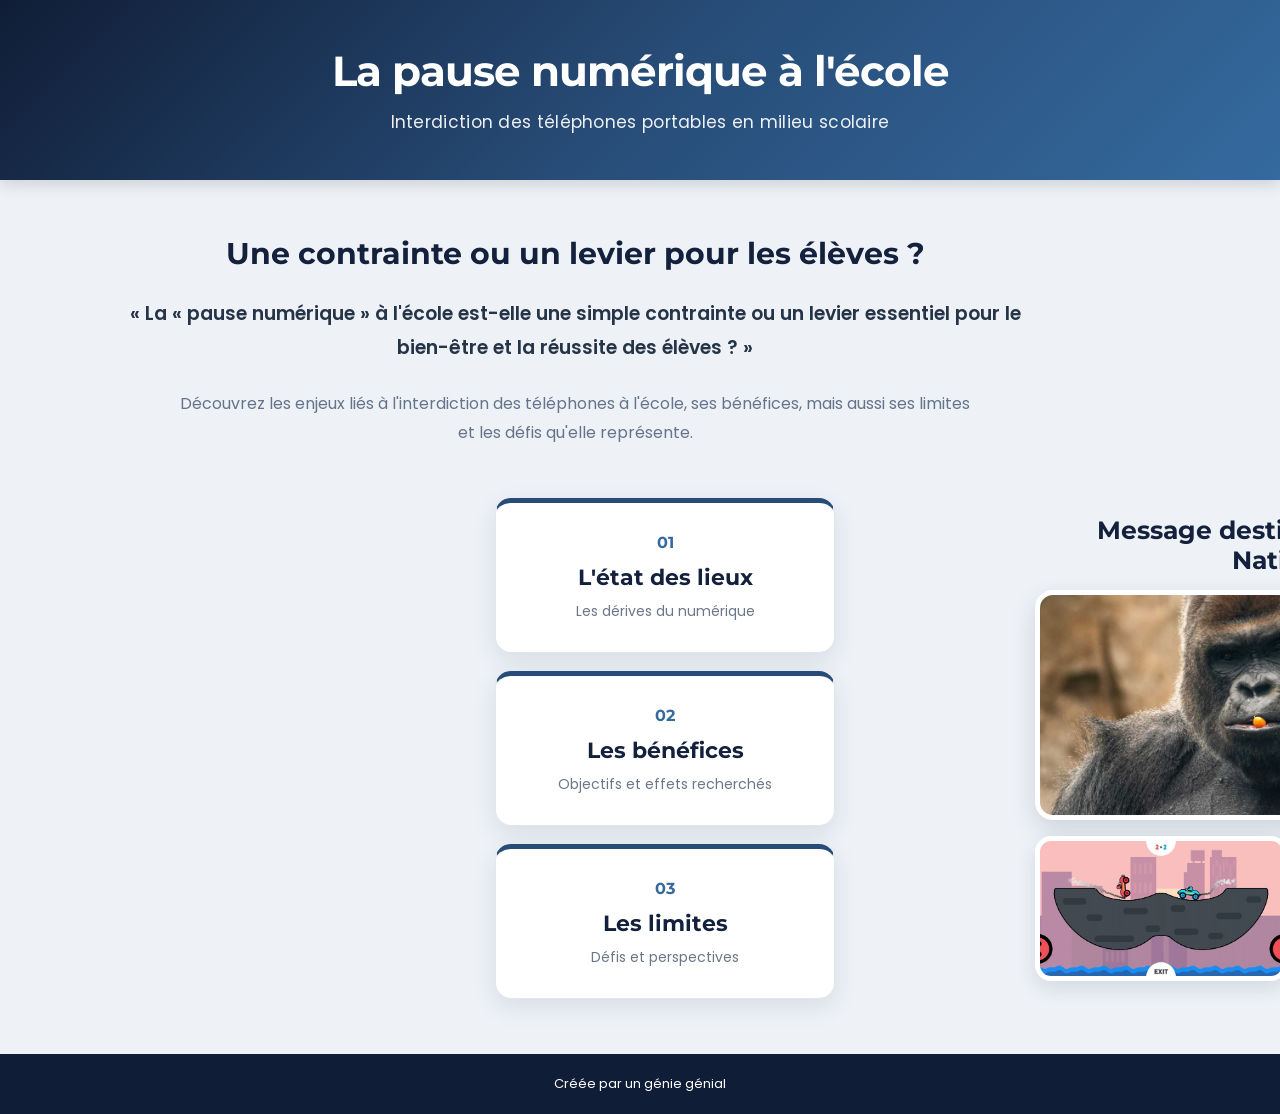
<file: index.html>
<!DOCTYPE html>
<html lang="fr">
<head>
    <meta charset="UTF-8">
    <meta name="viewport" content="width=device-width, initial-scale=1.0">
    <title>La pause numérique à l'école</title>
    <link rel="stylesheet" href="style.css">
</head>

<body>

    <header>
        <h1>La pause numérique à l'école</h1>
        <p>Interdiction des téléphones portables en milieu scolaire</p>
    </header>

    <main>

        <section class="accueil">

            <h2>Une contrainte ou un levier pour les élèves ?</h2>

            <p class="problematique">
                « La « pause numérique » à l'école est-elle une simple contrainte
                ou un levier essentiel pour le bien-être et la réussite des élèves ? »
            </p>

            <p class="intro">
                Découvrez les enjeux liés à l'interdiction des téléphones à l'école,
                ses bénéfices, mais aussi ses limites et les défis qu'elle représente.
            </p>

            <div class="accueil-contenu">

    <div class="boutons">

        <a href="partie1.html" class="bouton">
            <span>01</span>
            <strong>L'état des lieux</strong>
            <small>Les dérives du numérique</small>
        </a>

        <a href="partie2.html" class="bouton">
            <span>02</span>
            <strong>Les bénéfices</strong>
            <small>Objectifs et effets recherchés</small>
        </a>

        <a href="partie3.html" class="bouton">
            <span>03</span>
            <strong>Les limites</strong>
            <small>Défis et perspectives</small>
        </a>

    </div>

    <div class="galerie-accueil">

    <div class="photo-principale-bloc">

    <h2>Message destiné à l'Education Nationale</h2>

    <div class="photo-principale">
        <img src="gorille.png" alt="Gorille">
    </div>

</div>

    <div class="photo-secondaire">
        <img src="course2d_paysage.png" alt="Jeu vidéo 2D">
    </div>

    <div class="photo-secondaire">
        <img src="minecraft_paysage.png" alt="Minecraft">
    </div>

</div>

</div>

        </section>

    </main>

    <footer>
        <p>Créée par un génie génial</p>
    </footer>

</body>
</html>
</file>
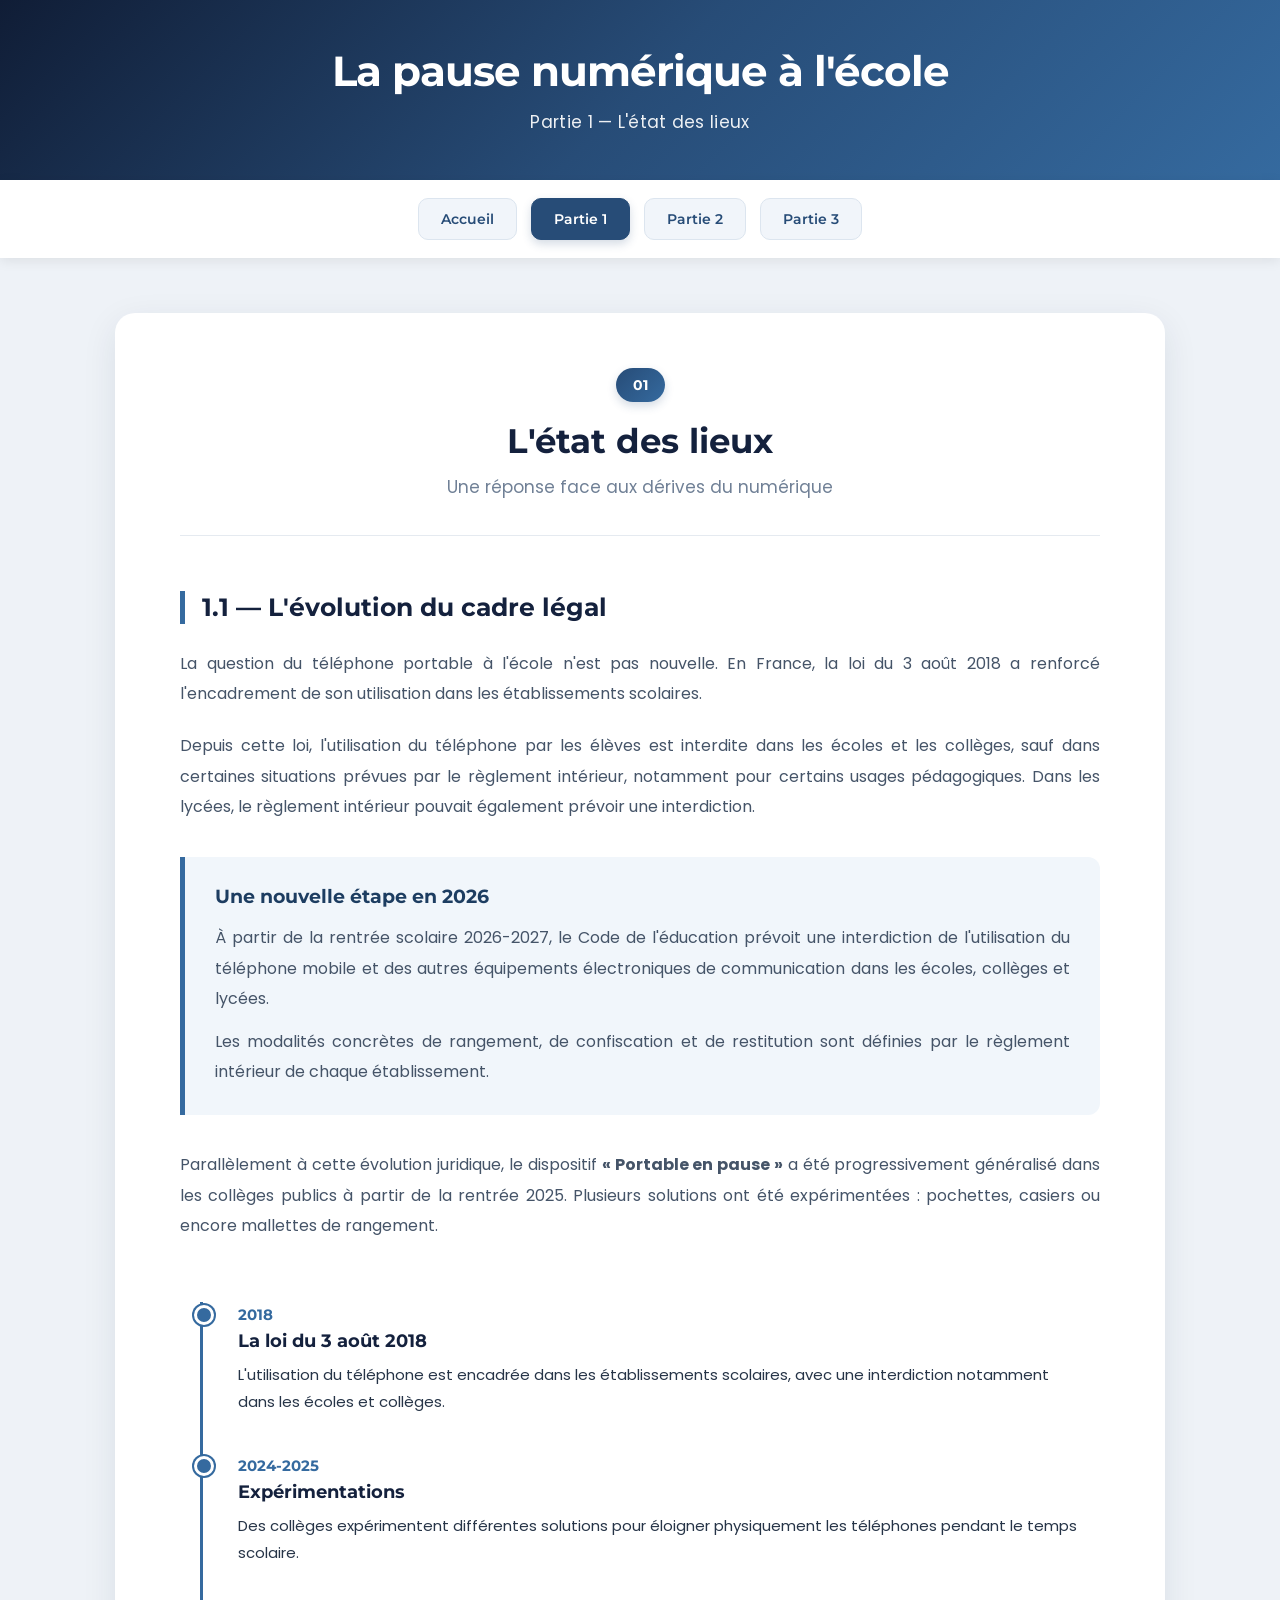
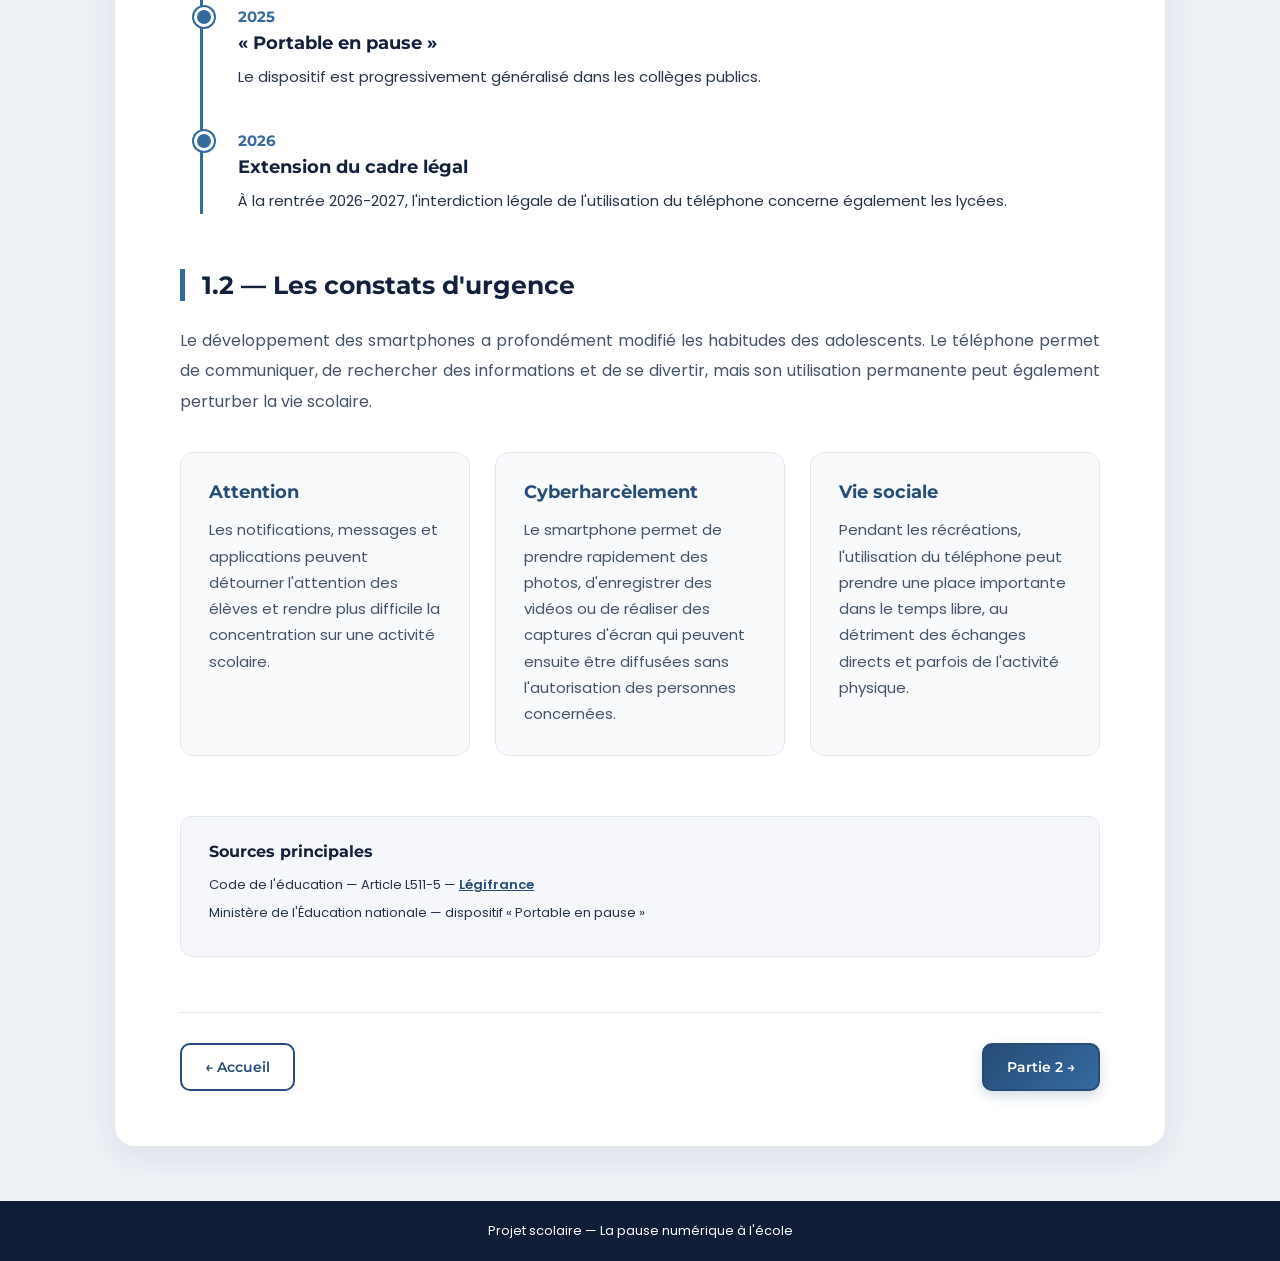
<file: partie1.html>
<!DOCTYPE html>
<html lang="fr">
<head>
    <meta charset="UTF-8">
    <meta name="viewport" content="width=device-width, initial-scale=1.0">
    <title>Partie 1 - L'état des lieux</title>
    <link rel="stylesheet" href="style.css">
</head>

<body>

<header>
    <h1>La pause numérique à l'école</h1>
    <p>Partie 1 — L'état des lieux</p>
</header>

<nav class="navigation">
    <a href="index.html">Accueil</a>
    <a href="partie1.html" class="active">Partie 1</a>
    <a href="partie2.html">Partie 2</a>
    <a href="partie3.html">Partie 3</a>
</nav>

<main>

    <section class="page">

        <div class="titre-partie">
            <span>01</span>
            <h2>L'état des lieux</h2>
            <p>Une réponse face aux dérives du numérique</p>
        </div>

        <div class="section">
            <h3>1.1 — L'évolution du cadre légal</h3>

            <p>
                La question du téléphone portable à l'école n'est pas nouvelle.
                En France, la loi du 3 août 2018 a renforcé l'encadrement de son
                utilisation dans les établissements scolaires.
            </p>

            <p>
                Depuis cette loi, l'utilisation du téléphone par les élèves est
                interdite dans les écoles et les collèges, sauf dans certaines
                situations prévues par le règlement intérieur, notamment pour
                certains usages pédagogiques. Dans les lycées, le règlement
                intérieur pouvait également prévoir une interdiction.
            </p>

            <div class="encadre">
                <h4>Une nouvelle étape en 2026</h4>

                <p>
                    À partir de la rentrée scolaire 2026-2027, le Code de
                    l'éducation prévoit une interdiction de l'utilisation du
                    téléphone mobile et des autres équipements électroniques
                    de communication dans les écoles, collèges et lycées.
                </p>

                <p>
                    Les modalités concrètes de rangement, de confiscation et de
                    restitution sont définies par le règlement intérieur de
                    chaque établissement.
                </p>
            </div>

            <p>
                Parallèlement à cette évolution juridique, le dispositif
                <strong>« Portable en pause »</strong> a été progressivement
                généralisé dans les collèges publics à partir de la rentrée
                2025. Plusieurs solutions ont été expérimentées : pochettes,
                casiers ou encore mallettes de rangement.
            </p>
        </div>

        <div class="timeline">

            <div class="etape">
                <span>2018</span>
                <div>
                    <h4>La loi du 3 août 2018</h4>
                    <p>
                        L'utilisation du téléphone est encadrée dans les
                        établissements scolaires, avec une interdiction
                        notamment dans les écoles et collèges.
                    </p>
                </div>
            </div>

            <div class="etape">
                <span>2024-2025</span>
                <div>
                    <h4>Expérimentations</h4>
                    <p>
                        Des collèges expérimentent différentes solutions pour
                        éloigner physiquement les téléphones pendant le temps
                        scolaire.
                    </p>
                </div>
            </div>

            <div class="etape">
                <span>2025</span>
                <div>
                    <h4>« Portable en pause »</h4>
                    <p>
                        Le dispositif est progressivement généralisé dans les
                        collèges publics.
                    </p>
                </div>
            </div>

            <div class="etape">
                <span>2026</span>
                <div>
                    <h4>Extension du cadre légal</h4>
                    <p>
                        À la rentrée 2026-2027, l'interdiction légale de
                        l'utilisation du téléphone concerne également les lycées.
                    </p>
                </div>
            </div>

        </div>

        <div class="section">
            <h3>1.2 — Les constats d'urgence</h3>

            <p>
                Le développement des smartphones a profondément modifié les
                habitudes des adolescents. Le téléphone permet de communiquer,
                de rechercher des informations et de se divertir, mais son
                utilisation permanente peut également perturber la vie scolaire.
            </p>

            <div class="cartes">

                <div class="carte">
                    <h4>Attention</h4>
                    <p>
                        Les notifications, messages et applications peuvent
                        détourner l'attention des élèves et rendre plus difficile
                        la concentration sur une activité scolaire.
                    </p>
                </div>

                <div class="carte">
                    <h4>Cyberharcèlement</h4>
                    <p>
                        Le smartphone permet de prendre rapidement des photos,
                        d'enregistrer des vidéos ou de réaliser des captures
                        d'écran qui peuvent ensuite être diffusées sans
                        l'autorisation des personnes concernées.
                    </p>
                </div>

                <div class="carte">
                    <h4>Vie sociale</h4>
                    <p>
                        Pendant les récréations, l'utilisation du téléphone peut
                        prendre une place importante dans le temps libre, au
                        détriment des échanges directs et parfois de l'activité
                        physique.
                    </p>
                </div>

            </div>
        </div>

        <div class="source">
            <h4>Sources principales</h4>
            <p>
                Code de l'éducation — Article L511-5 —
                <a href="https://www.legifrance.gouv.fr/codes/article_lc/LEGIARTI000006525121"
                   target="_blank">
                   Légifrance
                </a>
            </p>

            <p>
                Ministère de l'Éducation nationale —
                dispositif « Portable en pause »
            </p>
        </div>

        <div class="navigation-bas">
            <a href="index.html" class="retour">← Accueil</a>
            <a href="partie2.html" class="suivant">Partie 2 →</a>
        </div>

    </section>

</main>

<footer>
    <p>Projet scolaire — La pause numérique à l'école</p>
</footer>

</body>
</html>
</file>
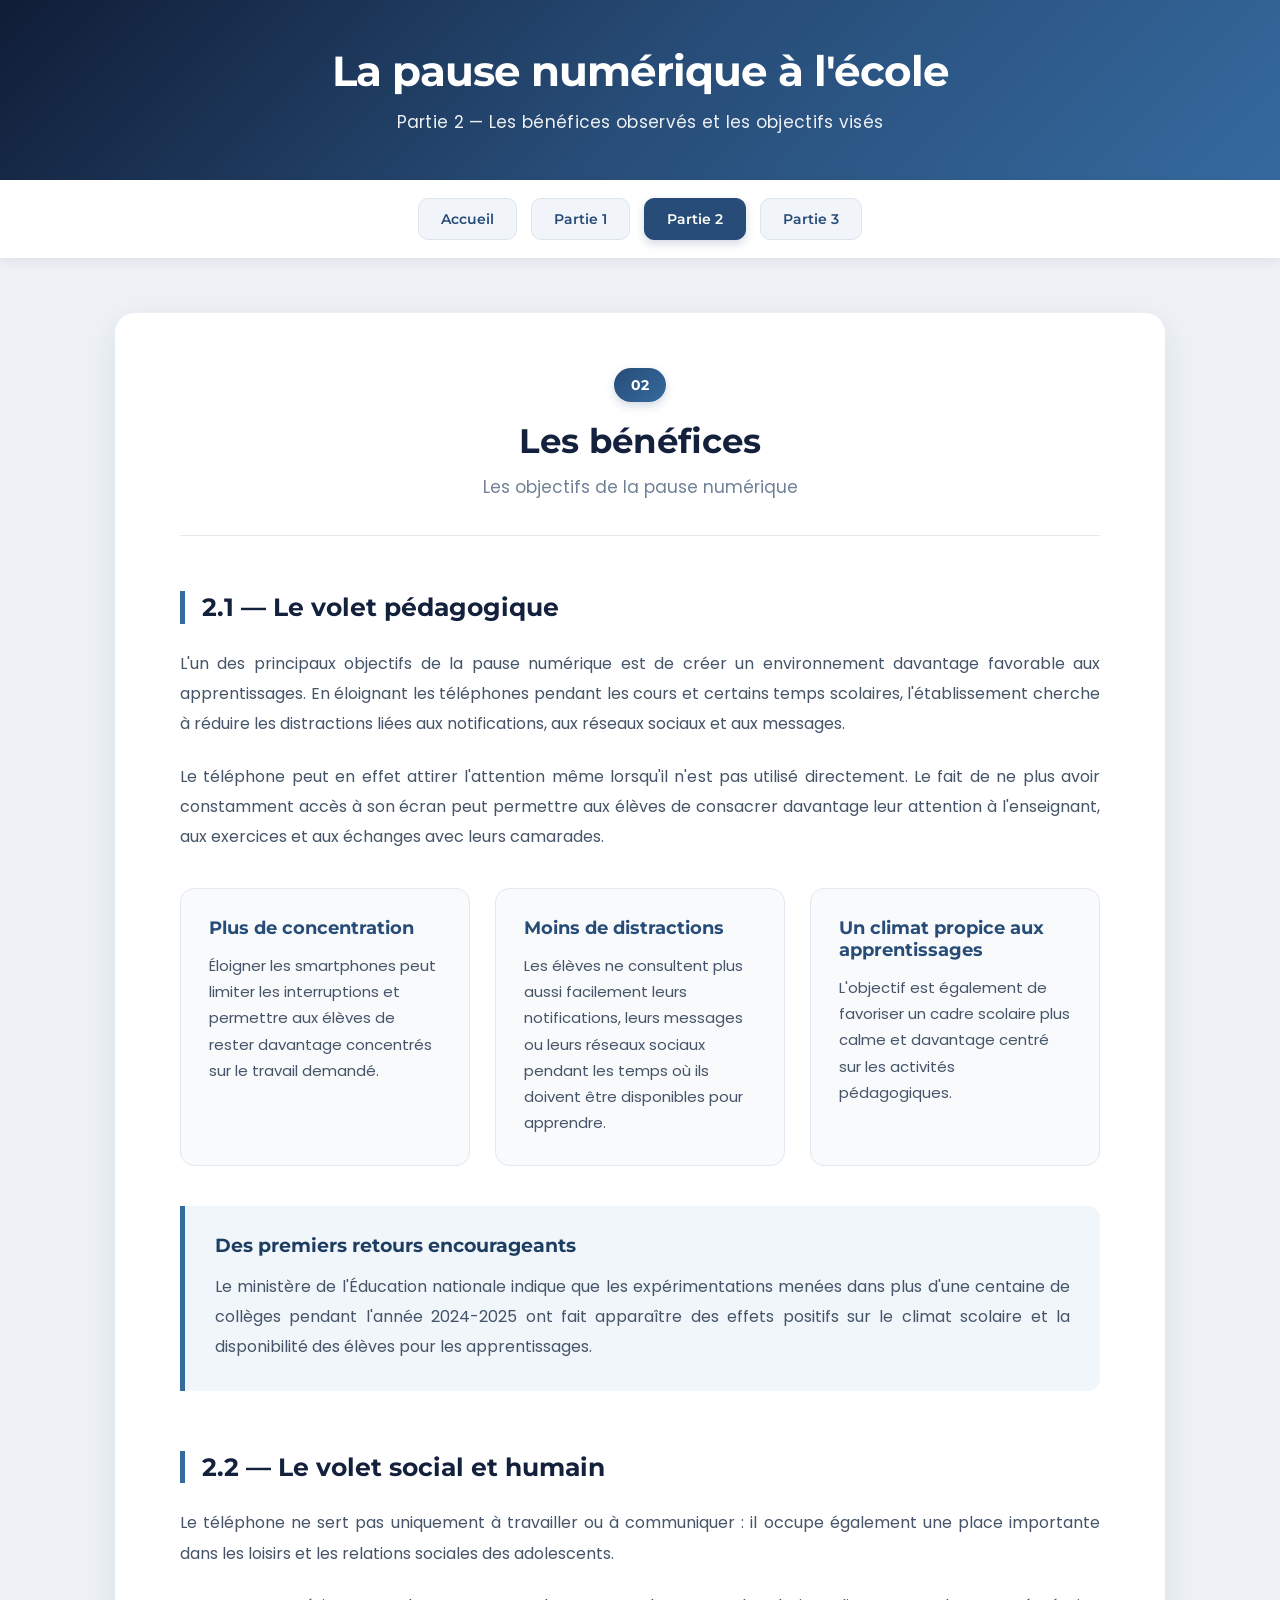
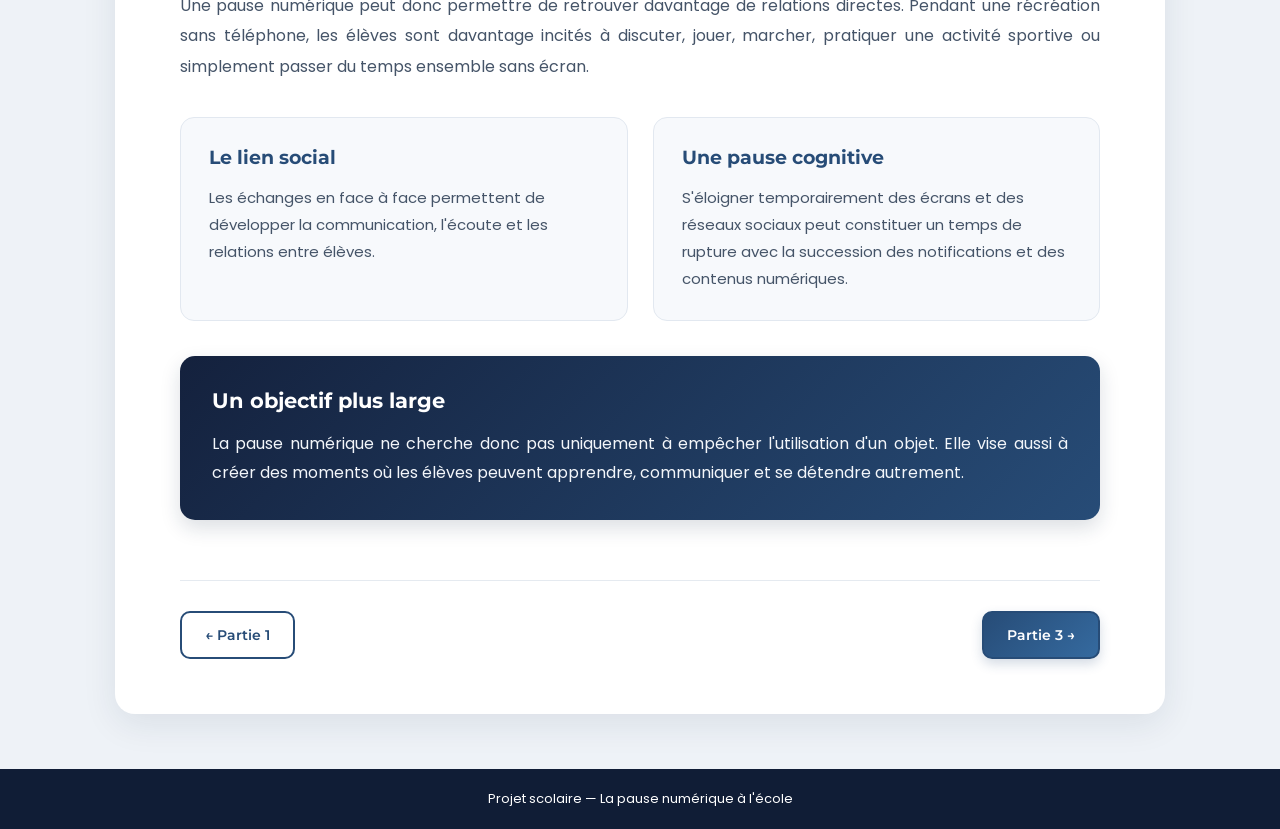
<file: partie2.html>
<!DOCTYPE html>
<html lang="fr">
<head>
    <meta charset="UTF-8">
    <meta name="viewport" content="width=device-width, initial-scale=1.0">
    <title>Partie 2 - Les bénéfices</title>
    <link rel="stylesheet" href="style.css">
</head>

<body>

<header>
    <h1>La pause numérique à l'école</h1>
    <p>Partie 2 — Les bénéfices observés et les objectifs visés</p>
</header>

<nav class="navigation">
    <a href="index.html">Accueil</a>
    <a href="partie1.html">Partie 1</a>
    <a href="partie2.html" class="active">Partie 2</a>
    <a href="partie3.html">Partie 3</a>
</nav>

<main>

    <section class="page">

        <div class="titre-partie">
            <span>02</span>
            <h2>Les bénéfices</h2>
            <p>Les objectifs de la pause numérique</p>
        </div>

        <div class="section">
            <h3>2.1 — Le volet pédagogique</h3>

            <p>
                L'un des principaux objectifs de la pause numérique est de
                créer un environnement davantage favorable aux apprentissages.
                En éloignant les téléphones pendant les cours et certains
                temps scolaires, l'établissement cherche à réduire les
                distractions liées aux notifications, aux réseaux sociaux et
                aux messages.
            </p>

            <p>
                Le téléphone peut en effet attirer l'attention même lorsqu'il
                n'est pas utilisé directement. Le fait de ne plus avoir
                constamment accès à son écran peut permettre aux élèves de
                consacrer davantage leur attention à l'enseignant, aux exercices
                et aux échanges avec leurs camarades.
            </p>

            <div class="cartes">

                <div class="carte">
                    <h4>Plus de concentration</h4>
                    <p>
                        Éloigner les smartphones peut limiter les interruptions
                        et permettre aux élèves de rester davantage concentrés
                        sur le travail demandé.
                    </p>
                </div>

                <div class="carte">
                    <h4>Moins de distractions</h4>
                    <p>
                        Les élèves ne consultent plus aussi facilement leurs
                        notifications, leurs messages ou leurs réseaux sociaux
                        pendant les temps où ils doivent être disponibles pour
                        apprendre.
                    </p>
                </div>

                <div class="carte">
                    <h4>Un climat propice aux apprentissages</h4>
                    <p>
                        L'objectif est également de favoriser un cadre scolaire
                        plus calme et davantage centré sur les activités
                        pédagogiques.
                    </p>
                </div>

            </div>

            <div class="encadre">
                <h4>Des premiers retours encourageants</h4>

                <p>
                    Le ministère de l'Éducation nationale indique que les
                    expérimentations menées dans plus d'une centaine de collèges
                    pendant l'année 2024-2025 ont fait apparaître des effets
                    positifs sur le climat scolaire et la disponibilité des
                    élèves pour les apprentissages.
                </p>
            </div>
        </div>

        <div class="section">
            <h3>2.2 — Le volet social et humain</h3>

            <p>
                Le téléphone ne sert pas uniquement à travailler ou à communiquer :
                il occupe également une place importante dans les loisirs et les
                relations sociales des adolescents.
            </p>

            <p>
                Une pause numérique peut donc permettre de retrouver davantage
                de relations directes. Pendant une récréation sans téléphone,
                les élèves sont davantage incités à discuter, jouer, marcher,
                pratiquer une activité sportive ou simplement passer du temps
                ensemble sans écran.
            </p>

            <div class="double-colonne">

                <div class="bloc">
                    <h4>Le lien social</h4>
                    <p>
                        Les échanges en face à face permettent de développer la
                        communication, l'écoute et les relations entre élèves.
                    </p>
                </div>

                <div class="bloc">
                    <h4>Une pause cognitive</h4>
                    <p>
                        S'éloigner temporairement des écrans et des réseaux
                        sociaux peut constituer un temps de rupture avec la
                        succession des notifications et des contenus numériques.
                    </p>
                </div>

            </div>

            <div class="bloc-important">
                <h4>Un objectif plus large</h4>
                <p>
                    La pause numérique ne cherche donc pas uniquement à empêcher
                    l'utilisation d'un objet. Elle vise aussi à créer des moments
                    où les élèves peuvent apprendre, communiquer et se détendre
                    autrement.
                </p>
            </div>

        </div>

        <div class="navigation-bas">
            <a href="partie1.html" class="retour">← Partie 1</a>
            <a href="partie3.html" class="suivant">Partie 3 →</a>
        </div>

    </section>

</main>

<footer>
    <p>Projet scolaire — La pause numérique à l'école</p>
</footer>

</body>
</html>
</file>
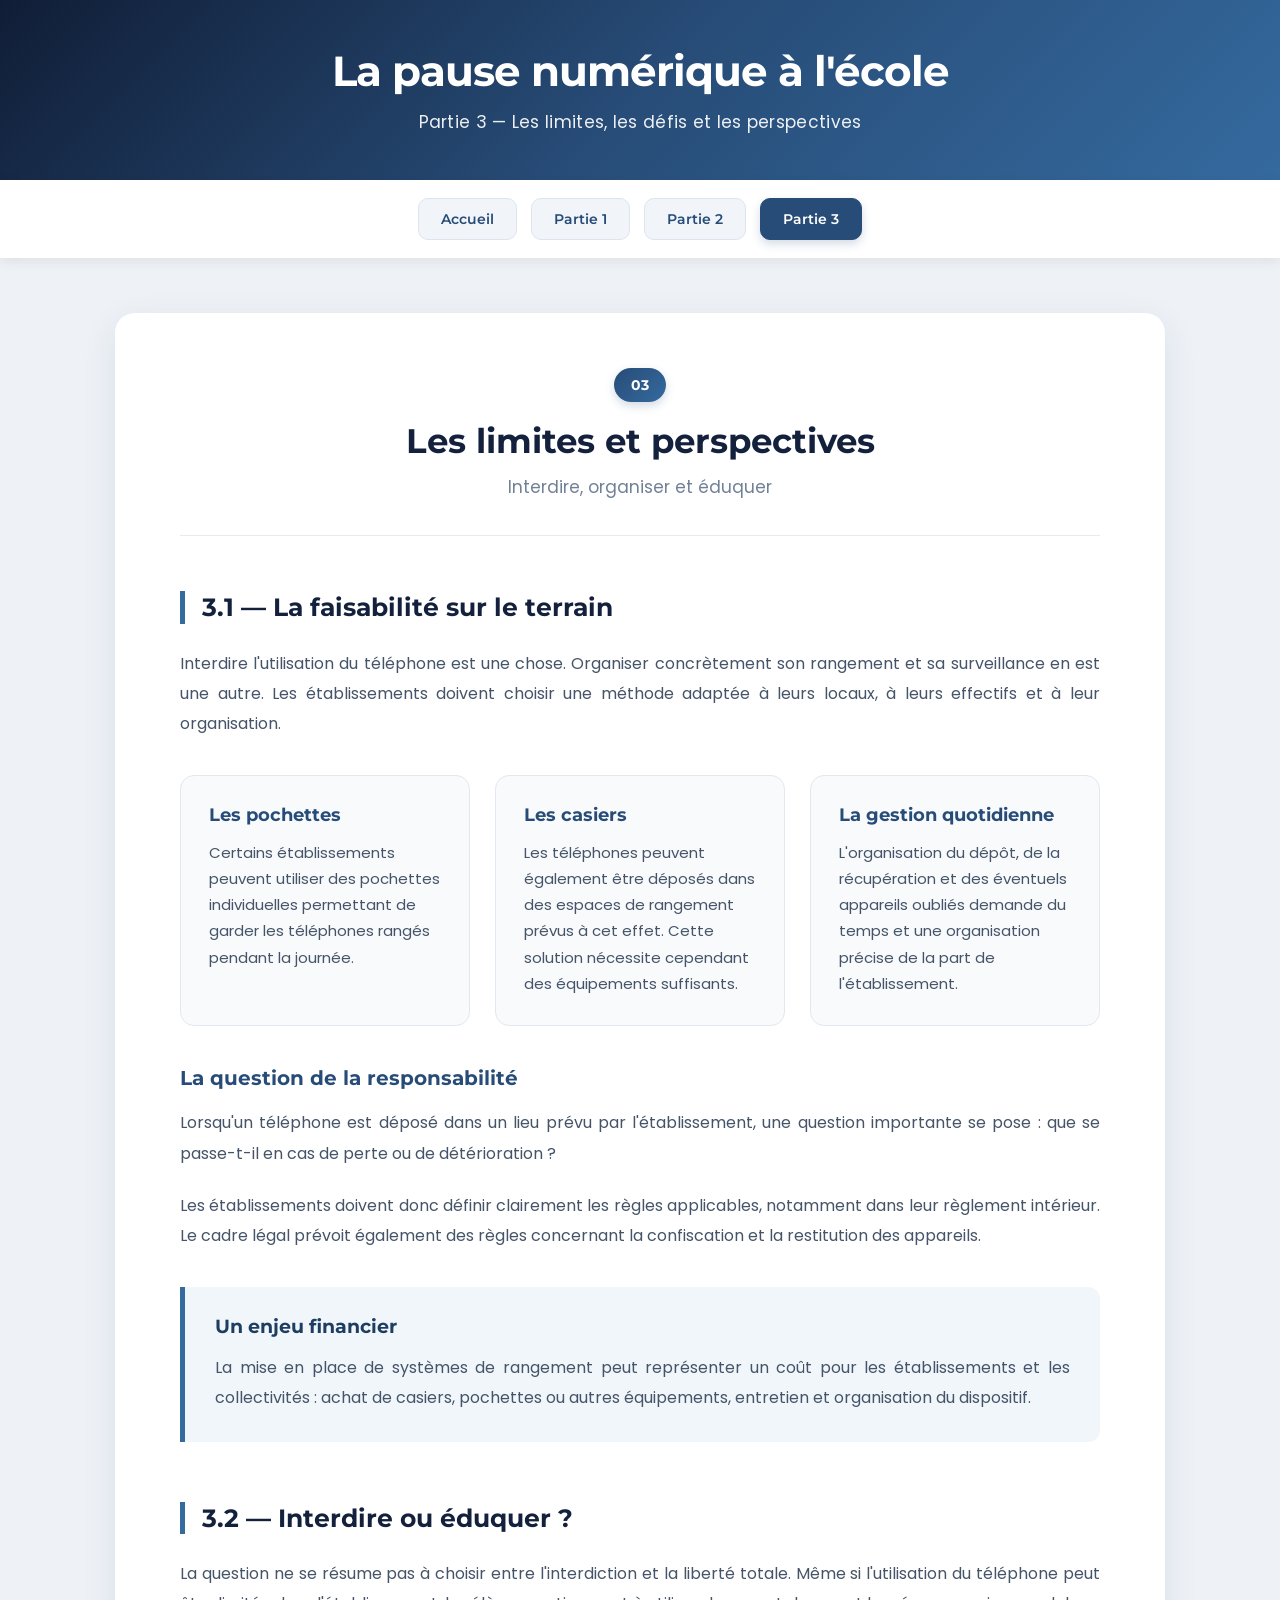
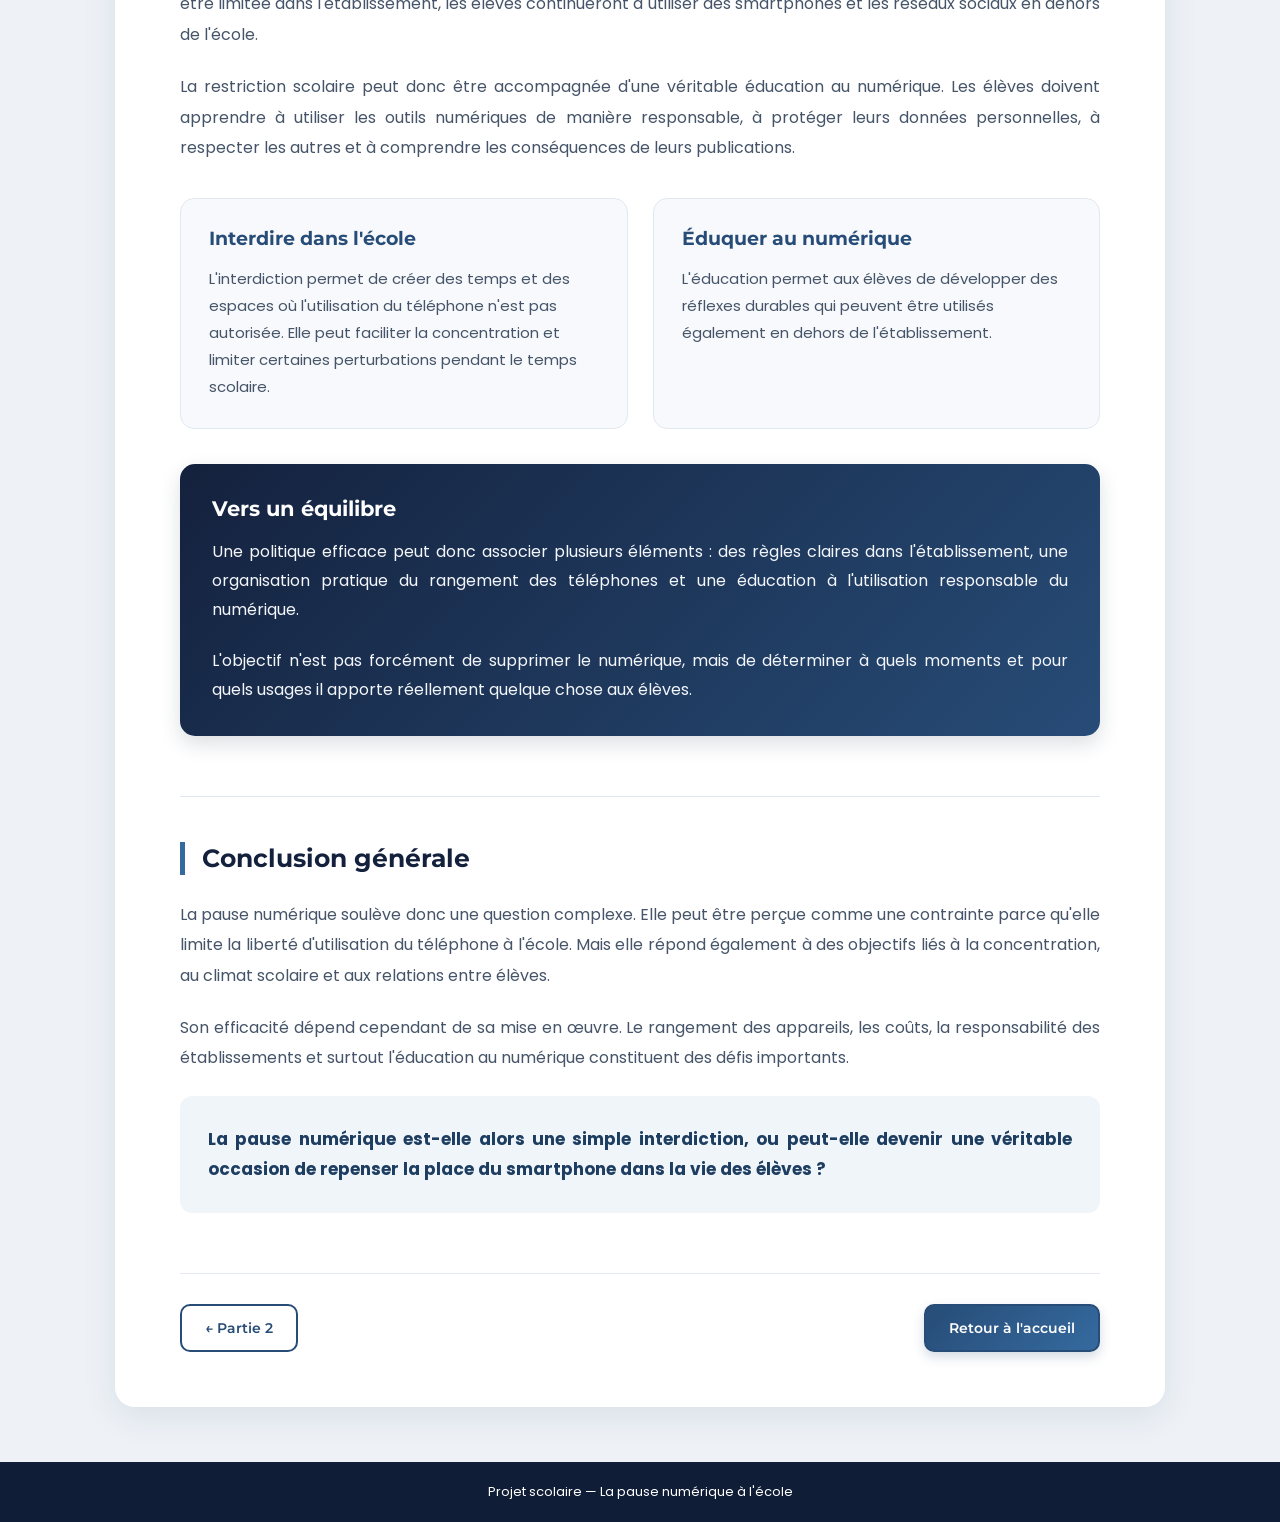
<file: partie3.html>
<!DOCTYPE html>
<html lang="fr">
<head>
    <meta charset="UTF-8">
    <meta name="viewport" content="width=device-width, initial-scale=1.0">
    <title>Partie 3 - Les limites et perspectives</title>
    <link rel="stylesheet" href="style.css">
</head>

<body>

<header>
    <h1>La pause numérique à l'école</h1>
    <p>Partie 3 — Les limites, les défis et les perspectives</p>
</header>

<nav class="navigation">
    <a href="index.html">Accueil</a>
    <a href="partie1.html">Partie 1</a>
    <a href="partie2.html">Partie 2</a>
    <a href="partie3.html" class="active">Partie 3</a>
</nav>

<main>

    <section class="page">

        <div class="titre-partie">
            <span>03</span>
            <h2>Les limites et perspectives</h2>
            <p>Interdire, organiser et éduquer</p>
        </div>

        <div class="section">
            <h3>3.1 — La faisabilité sur le terrain</h3>

            <p>
                Interdire l'utilisation du téléphone est une chose. Organiser
                concrètement son rangement et sa surveillance en est une autre.
                Les établissements doivent choisir une méthode adaptée à leurs
                locaux, à leurs effectifs et à leur organisation.
            </p>

            <div class="cartes">

                <div class="carte">
                    <h4>Les pochettes</h4>
                    <p>
                        Certains établissements peuvent utiliser des pochettes
                        individuelles permettant de garder les téléphones
                        rangés pendant la journée.
                    </p>
                </div>

                <div class="carte">
                    <h4>Les casiers</h4>
                    <p>
                        Les téléphones peuvent également être déposés dans des
                        espaces de rangement prévus à cet effet. Cette solution
                        nécessite cependant des équipements suffisants.
                    </p>
                </div>

                <div class="carte">
                    <h4>La gestion quotidienne</h4>
                    <p>
                        L'organisation du dépôt, de la récupération et des
                        éventuels appareils oubliés demande du temps et une
                        organisation précise de la part de l'établissement.
                    </p>
                </div>

            </div>

            <h4 class="sous-titre">La question de la responsabilité</h4>

            <p>
                Lorsqu'un téléphone est déposé dans un lieu prévu par
                l'établissement, une question importante se pose : que se
                passe-t-il en cas de perte ou de détérioration ?
            </p>

            <p>
                Les établissements doivent donc définir clairement les règles
                applicables, notamment dans leur règlement intérieur. Le cadre
                légal prévoit également des règles concernant la confiscation
                et la restitution des appareils.
            </p>

            <div class="encadre">
                <h4>Un enjeu financier</h4>

                <p>
                    La mise en place de systèmes de rangement peut représenter
                    un coût pour les établissements et les collectivités :
                    achat de casiers, pochettes ou autres équipements, entretien
                    et organisation du dispositif.
                </p>
            </div>

        </div>

        <div class="section">
            <h3>3.2 — Interdire ou éduquer ?</h3>

            <p>
                La question ne se résume pas à choisir entre l'interdiction et
                la liberté totale. Même si l'utilisation du téléphone peut être
                limitée dans l'établissement, les élèves continueront à utiliser
                des smartphones et les réseaux sociaux en dehors de l'école.
            </p>

            <p>
                La restriction scolaire peut donc être accompagnée d'une véritable
                éducation au numérique. Les élèves doivent apprendre à utiliser
                les outils numériques de manière responsable, à protéger leurs
                données personnelles, à respecter les autres et à comprendre les
                conséquences de leurs publications.
            </p>

            <div class="double-colonne">

                <div class="bloc">
                    <h4>Interdire dans l'école</h4>

                    <p>
                        L'interdiction permet de créer des temps et des espaces
                        où l'utilisation du téléphone n'est pas autorisée.
                        Elle peut faciliter la concentration et limiter certaines
                        perturbations pendant le temps scolaire.
                    </p>
                </div>

                <div class="bloc">
                    <h4>Éduquer au numérique</h4>

                    <p>
                        L'éducation permet aux élèves de développer des réflexes
                        durables qui peuvent être utilisés également en dehors
                        de l'établissement.
                    </p>
                </div>

            </div>

            <div class="bloc-important">
                <h4>Vers un équilibre</h4>

                <p>
                    Une politique efficace peut donc associer plusieurs éléments :
                    des règles claires dans l'établissement, une organisation
                    pratique du rangement des téléphones et une éducation à
                    l'utilisation responsable du numérique.
                </p>

                <p>
                    L'objectif n'est pas forcément de supprimer le numérique,
                    mais de déterminer à quels moments et pour quels usages il
                    apporte réellement quelque chose aux élèves.
                </p>
            </div>

        </div>

        <div class="section conclusion">

            <h3>Conclusion générale</h3>

            <p>
                La pause numérique soulève donc une question complexe. Elle peut
                être perçue comme une contrainte parce qu'elle limite la liberté
                d'utilisation du téléphone à l'école. Mais elle répond également
                à des objectifs liés à la concentration, au climat scolaire et
                aux relations entre élèves.
            </p>

            <p>
                Son efficacité dépend cependant de sa mise en œuvre. Le rangement
                des appareils, les coûts, la responsabilité des établissements
                et surtout l'éducation au numérique constituent des défis
                importants.
            </p>

            <p class="question-finale">
                <strong>
                    La pause numérique est-elle alors une simple interdiction,
                    ou peut-elle devenir une véritable occasion de repenser
                    la place du smartphone dans la vie des élèves ?
                </strong>
            </p>

        </div>

        <div class="navigation-bas">
            <a href="partie2.html" class="retour">← Partie 2</a>
            <a href="index.html" class="suivant">Retour à l'accueil</a>
        </div>

    </section>

</main>

<footer>
    <p>Projet scolaire — La pause numérique à l'école</p>
</footer>

</body>
</html>
</file>
<file: style.css>
/* =========================================================
   STYLE GENERAL
   ========================================================= */

@import url('https://fonts.googleapis.com/css2?family=Montserrat:wght@400;500;600;700&family=Poppins:wght@400;500;600;700&display=swap');

* {
    margin: 0;
    padding: 0;
    box-sizing: border-box;
}

body {
    font-family: 'Poppins', 'Segoe UI', Arial, sans-serif;
    background: #eef2f7;
    color: #263447;
    min-height: 100vh;
    display: flex;
    flex-direction: column;
}

/* =========================================================
   HEADER
   ========================================================= */

header {
    background: linear-gradient(135deg, #101d36, #274c77, #356a9f);
    color: white;
    text-align: center;
    padding: 45px 20px;
    box-shadow: 0 4px 15px rgba(0, 0, 0, 0.15);
}

header h1 {
    font-family: 'Montserrat', sans-serif;
    font-size: 42px;
    font-weight: 700;
    letter-spacing: -1px;
    margin-bottom: 12px;
}

header p {
    font-size: 17px;
    font-weight: 400;
    opacity: 0.92;
    letter-spacing: 0.3px;
}

/* =========================================================
   BARRE DE NAVIGATION
   ========================================================= */

.navigation {
    background: white;
    display: flex;
    justify-content: center;
    align-items: center;
    gap: 14px;
    padding: 18px 20px;
    box-shadow: 0 3px 12px rgba(0, 0, 0, 0.08);
}

.navigation a {
    display: inline-block;
    text-decoration: none;
    color: #274c77;
    background: #f1f5fa;
    font-family: 'Montserrat', sans-serif;
    font-size: 14px;
    font-weight: 600;
    padding: 11px 22px;
    border-radius: 10px;
    border: 1px solid #dce5ef;
    transition: all 0.25s ease;
}

.navigation a:hover {
    background: #274c77;
    color: white;
    border-color: #274c77;
    transform: translateY(-2px);
    box-shadow: 0 5px 12px rgba(39, 76, 119, 0.25);
}

.navigation a.active {
    background: #274c77;
    color: white;
    border-color: #274c77;
    box-shadow: 0 4px 10px rgba(39, 76, 119, 0.2);
}

/* =========================================================
   CONTENU PRINCIPAL
   ========================================================= */

main {
    flex: 1;
    width: 100%;
    padding: 55px 25px;
}

.page {
    max-width: 1050px;
    width: 100%;
    margin: 0 auto;
    background: white;
    padding: 55px 65px;
    border-radius: 20px;
    box-shadow: 0 10px 35px rgba(20, 40, 70, 0.09);
}

/* =========================================================
   TITRE DE PARTIE
   ========================================================= */

.titre-partie {
    text-align: center;
    margin-bottom: 55px;
    padding-bottom: 35px;
    border-bottom: 1px solid #e5eaf0;
}

.titre-partie span {
    display: inline-block;
    background: linear-gradient(135deg, #274c77, #356a9f);
    color: white;
    font-family: 'Montserrat', sans-serif;
    font-size: 14px;
    font-weight: 700;
    padding: 8px 17px;
    border-radius: 30px;
    margin-bottom: 18px;
    box-shadow: 0 4px 10px rgba(39, 76, 119, 0.2);
}

.titre-partie h2 {
    font-family: 'Montserrat', sans-serif;
    font-size: 34px;
    color: #14213d;
    font-weight: 700;
    margin-bottom: 12px;
}

.titre-partie p {
    color: #708096;
    font-size: 17px;
}

/* =========================================================
   SECTIONS
   ========================================================= */

.section {
    margin-bottom: 60px;
}

.section h3 {
    font-family: 'Montserrat', sans-serif;
    font-size: 25px;
    color: #14213d;
    margin-bottom: 25px;
    padding-left: 17px;
    border-left: 5px solid #356a9f;
    line-height: 1.3;
}

.section p {
    font-family: 'Poppins', sans-serif;
    font-size: 16px;
    line-height: 1.9;
    color: #455468;
    margin-bottom: 22px;
    text-align: justify;
}

/* =========================================================
   SOUS-TITRES
   ========================================================= */

.sous-titre {
    font-family: 'Montserrat', sans-serif;
    font-size: 20px;
    color: #274c77;
    margin-top: 35px;
    margin-bottom: 18px;
}

/* =========================================================
   ENCARTS
   ========================================================= */

.encadre {
    background: #f1f6fb;
    border-left: 5px solid #356a9f;
    padding: 28px 30px;
    margin: 35px 0;
    border-radius: 0 12px 12px 0;
}

.encadre h4 {
    font-family: 'Montserrat', sans-serif;
    color: #1d3d61;
    font-size: 19px;
    margin-bottom: 15px;
}

.encadre p {
    margin-bottom: 12px;
}

.encadre p:last-child {
    margin-bottom: 0;
}

/* =========================================================
   CARTES
   ========================================================= */

.cartes {
    display: flex;
    gap: 25px;
    flex-wrap: wrap;
    margin: 35px 0 40px 0;
}

.carte {
    flex: 1;
    min-width: 220px;
    background: #f8fafc;
    border: 1px solid #e2e8f0;
    border-radius: 14px;
    padding: 28px;
    transition: all 0.25s ease;
}

.carte:hover {
    transform: translateY(-5px);
    box-shadow: 0 10px 25px rgba(20, 40, 70, 0.1);
    border-color: #b9cce0;
}

.carte h4 {
    font-family: 'Montserrat', sans-serif;
    font-size: 18px;
    color: #274c77;
    margin-bottom: 14px;
}

.carte p {
    font-size: 15px;
    line-height: 1.75;
    margin-bottom: 0;
    text-align: left;
}

/* =========================================================
   DOUBLE COLONNE
   ========================================================= */

.double-colonne {
    display: flex;
    gap: 25px;
    margin: 35px 0;
}

.bloc {
    flex: 1;
    background: #f7f9fc;
    border: 1px solid #e2e8f0;
    padding: 28px;
    border-radius: 14px;
}

.bloc h4 {
    font-family: 'Montserrat', sans-serif;
    color: #274c77;
    font-size: 19px;
    margin-bottom: 15px;
}

.bloc p {
    font-size: 15px;
    line-height: 1.8;
    margin-bottom: 0;
    text-align: left;
}

/* =========================================================
   BLOC IMPORTANT
   ========================================================= */

.bloc-important {
    background: linear-gradient(135deg, #14213d, #274c77);
    color: white;
    padding: 32px;
    border-radius: 15px;
    margin-top: 35px;
    box-shadow: 0 8px 20px rgba(20, 40, 70, 0.15);
}

.bloc-important h4 {
    font-family: 'Montserrat', sans-serif;
    font-size: 21px;
    margin-bottom: 17px;
}

.bloc-important p {
    color: #f3f6fa;
    line-height: 1.8;
}

.bloc-important p:last-child {
    margin-bottom: 0;
}

/* =========================================================
   CHRONOLOGIE
   ========================================================= */

.timeline {
    border-left: 3px solid #356a9f;
    margin: 40px 20px 55px 20px;
    padding-left: 35px;
}

.etape {
    position: relative;
    margin-bottom: 38px;
}

.etape:last-child {
    margin-bottom: 0;
}

.etape::before {
    content: "";
    position: absolute;
    width: 14px;
    height: 14px;
    background: #356a9f;
    border: 3px solid white;
    border-radius: 50%;
    left: -44px;
    top: 3px;
    box-shadow: 0 0 0 2px #356a9f;
}

.etape > span {
    display: inline-block;
    font-family: 'Montserrat', sans-serif;
    font-weight: 700;
    color: #356a9f;
    font-size: 15px;
    margin-bottom: 6px;
}

.etape h4 {
    font-family: 'Montserrat', sans-serif;
    font-size: 18px;
    color: #14213d;
    margin-bottom: 9px;
}

.etape p {
    font-size: 15px;
    line-height: 1.8;
    margin-bottom: 0;
}

/* =========================================================
   SOURCES
   ========================================================= */

.source {
    background: #f5f7fa;
    padding: 25px 28px;
    border-radius: 12px;
    margin-top: 40px;
    border: 1px solid #e1e7ee;
}

.source h4 {
    font-family: 'Montserrat', sans-serif;
    margin-bottom: 14px;
    color: #14213d;
}

.source p {
    font-size: 13px;
    margin-bottom: 7px;
    line-height: 1.6;
    text-align: left;
}

.source a {
    color: #274c77;
    font-weight: 600;
}

/* =========================================================
   CONCLUSION
   ========================================================= */

.conclusion {
    border-top: 1px solid #e1e7ee;
    padding-top: 45px;
}

.question-finale {
    background: #f0f5fa;
    border-radius: 12px;
    padding: 28px;
    text-align: center;
    font-size: 17px !important;
    line-height: 1.8 !important;
    color: #1d3d61 !important;
}

/* =========================================================
   BOUTONS EN BAS DES PAGES
   ========================================================= */

.navigation-bas {
    display: flex;
    justify-content: space-between;
    align-items: center;
    gap: 20px;
    margin-top: 55px;
    padding-top: 30px;
    border-top: 1px solid #e5eaf0;
}

.retour,
.suivant {
    display: inline-flex;
    align-items: center;
    justify-content: center;
    text-decoration: none;
    font-family: 'Montserrat', sans-serif;
    font-size: 14px;
    font-weight: 600;
    padding: 13px 23px;
    border-radius: 10px;
    transition: all 0.25s ease;
}

.retour {
    color: #274c77;
    background: white;
    border: 2px solid #274c77;
}

.retour:hover {
    background: #274c77;
    color: white;
    transform: translateX(-3px);
}

.suivant {
    color: white;
    background: linear-gradient(135deg, #274c77, #356a9f);
    border: 2px solid #274c77;
    box-shadow: 0 5px 12px rgba(39, 76, 119, 0.2);
}

.suivant:hover {
    transform: translateX(3px);
    box-shadow: 0 8px 18px rgba(39, 76, 119, 0.3);
}

/* =========================================================
   PAGE D'ACCUEIL
   ========================================================= */

.accueil {
    max-width: 1100px;
    width: 100%;
    text-align: center;
}

.accueil h2 {
    font-family: 'Montserrat', sans-serif;
    font-size: 30px;
    color: #14213d;
    margin-bottom: 25px;
}

.problematique {
    max-width: 900px;
    margin: 0 auto 25px auto;
    font-size: 19px;
    line-height: 1.8;
    font-weight: 600;
    color: #263447;
}

.intro {
    max-width: 800px;
    margin: 0 auto 45px auto;
    font-size: 16px;
    line-height: 1.8;
    color: #65748a;
}

/* Boutons de la page d'accueil */

.boutons {
    display: flex;
    justify-content: center;
    gap: 25px;
    flex-wrap: wrap;
}

.bouton {
    width: 300px;
    min-height: 195px;
    background: white;
    border-radius: 16px;
    padding: 30px 25px;
    text-decoration: none;
    color: #1f2937;
    box-shadow: 0 8px 25px rgba(20, 40, 70, 0.1);
    transition: all 0.3s ease;
    display: flex;
    flex-direction: column;
    justify-content: center;
    align-items: center;
    border: 1px solid #e1e7ee;
    border-top: 5px solid #274c77;
}

.bouton:hover {
    transform: translateY(-8px);
    box-shadow: 0 15px 35px rgba(20, 40, 70, 0.16);
    border-color: #b8c9dc;
}

.bouton span {
    font-family: 'Montserrat', sans-serif;
    font-size: 16px;
    font-weight: 700;
    color: #356a9f;
    margin-bottom: 12px;
}

.bouton strong {
    font-family: 'Montserrat', sans-serif;
    font-size: 22px;
    margin-bottom: 10px;
    color: #14213d;
}

.bouton small {
    font-size: 14px;
    color: #6b7788;
}

/* =========================================================
   FOOTER
   ========================================================= */

footer {
    background: #101d36;
    color: white;
    text-align: center;
    padding: 20px;
    font-size: 13px;
    margin-top: auto;
}

footer p {
    margin: 0;
}

/* =========================================================
   RESPONSIVE
   ========================================================= */

@media (max-width: 750px) {

    header {
        padding: 35px 15px;
    }

    header h1 {
        font-size: 30px;
    }

    header p {
        font-size: 15px;
    }

    .navigation {
        gap: 7px;
        padding: 12px 10px;
        flex-wrap: wrap;
    }

    .navigation a {
        font-size: 12px;
        padding: 9px 13px;
    }

    main {
        padding: 30px 12px;
    }

    .page {
        padding: 35px 22px;
        border-radius: 14px;
    }

    .titre-partie h2 {
        font-size: 27px;
    }

    .section h3 {
        font-size: 21px;
    }

    .section p {
        font-size: 15px;
        line-height: 1.8;
    }

    .cartes {
        flex-direction: column;
    }

    .double-colonne {
        flex-direction: column;
    }

    .navigation-bas {
        flex-direction: column;
    }

    .retour,
    .suivant {
        width: 100%;
    }

    .timeline {
        margin-left: 10px;
    }
} 
/* =========================================================
   ACCUEIL : BOUTONS + PHOTO
   ========================================================= */

.accueil-contenu {
    display: flex;
    align-items: center;
    justify-content: center;
    gap: 200px;
    width: 200%;
    max-width: 2000px;
    margin: 50px auto 0 auto;
}

/* Groupe des trois boutons */

.accueil-contenu .boutons {
    display: flex;
    flex-direction: column;
    gap: 18px;
    width: 340px;
}

/* Boutons plus compacts lorsqu'ils sont placés à côté de la photo */

.accueil-contenu .bouton {
    width: 340px;
    min-height: 145px;
}

/* Photo */

.photo-accueil {
    width: 500px;
    height: 390px;
    border-radius: 20px;
    overflow: hidden;
    box-shadow: 0 12px 30px rgba(20, 40, 70, 0.18);
    border: 6px solid white;
    background: #ffffff;
}

.photo-accueil img {
    width: 100%;
    height: 100%;
    object-fit: cover;
    display: block;
    transition: transform 0.4s ease;
}

.photo-accueil:hover img {
    transform: scale(1.04);
}

/* =========================================================
   ADAPTATION PETIT ECRAN
   ========================================================= */

@media (max-width: 950px) {

    .accueil-contenu {
        flex-direction: column;
        gap: 35px;
    }

    .accueil-contenu .boutons {
        width: 100%;
        align-items: center;
    }

    .accueil-contenu .bouton {
        width: 100%;
        max-width: 400px;
    }

    .photo-accueil {
        width: 100%;
        max-width: 500px;
        height: 350px;
    }
}
/* =========================================================
   GALERIE PHOTOS DE L'ACCUEIL
   ========================================================= */

.galerie-accueil {
    width: 520px;
    display: grid;
    grid-template-columns: 1fr 1fr;
    gap: 16px;
}

/* Grande photo du haut */

.photo-principale {
    grid-column: 1 / 3;
    height: 230px;
    border-radius: 18px;
    overflow: hidden;
    background: white;
    border: 5px solid white;
    box-shadow: 0 10px 25px rgba(20, 40, 70, 0.15);
}

.photo-principale img {
    width: 100%;
    height: 100%;
    object-fit: cover;
    display: block;
    transition: transform 0.35s ease;
}

.photo-principale:hover img {
    transform: scale(1.04);
}

/* Deux petites photos du bas */

.photo-secondaire {
    height: 145px;
    border-radius: 16px;
    overflow: hidden;
    background: white;
    border: 5px solid white;
    box-shadow: 0 8px 20px rgba(20, 40, 70, 0.12);
}

.photo-secondaire img {
    width: 100%;
    height: 100%;
    object-fit: cover;
    display: block;
    transition: transform 0.35s ease;
}

.photo-secondaire:hover img {
    transform: scale(1.06);
}

/* =========================================================
   ADAPTATION ECRAN PLUS PETIT
   ========================================================= */

@media (max-width: 950px) {

    .galerie-accueil {
        width: 100%;
        max-width: 520px;
    }

    .photo-principale {
        height: 250px;
    }

    .photo-secondaire {
        height: 150px;
    }
}

@media (max-width: 550px) {

    .galerie-accueil {
        grid-template-columns: 1fr;
    }

    .photo-principale {
        grid-column: 1;
        height: 220px;
    }

    .photo-secondaire {
        height: 200px;
    }
}
.photo-principale-bloc {
    grid-column: 1 / 3;
}

.photo-principale-bloc h2 {
    font-family: 'Montserrat', sans-serif;
    font-size: 25px;
    font-weight: 700;
    color: #14213d;
    text-align: center;
    margin-bottom: 15px;
}

.photo-principale-bloc .photo-principale {
    width: 100%;
}
</file>
